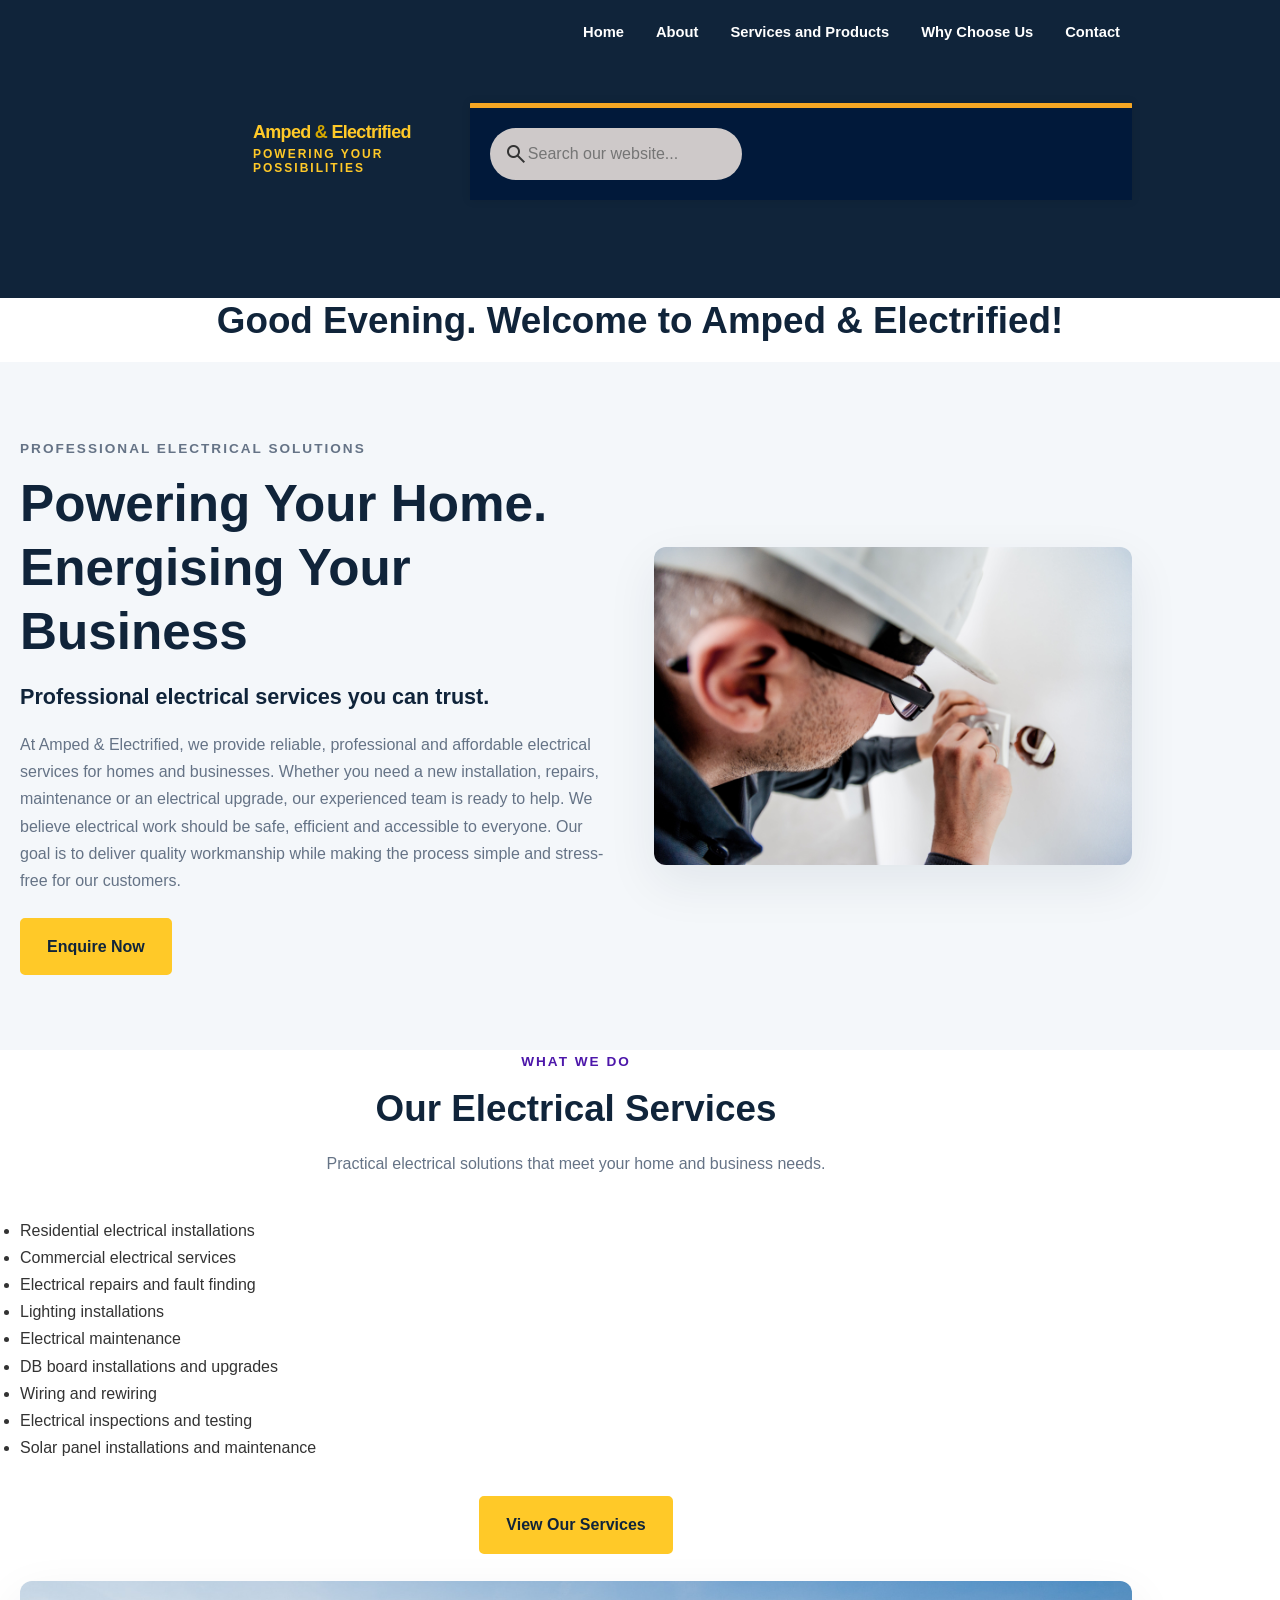
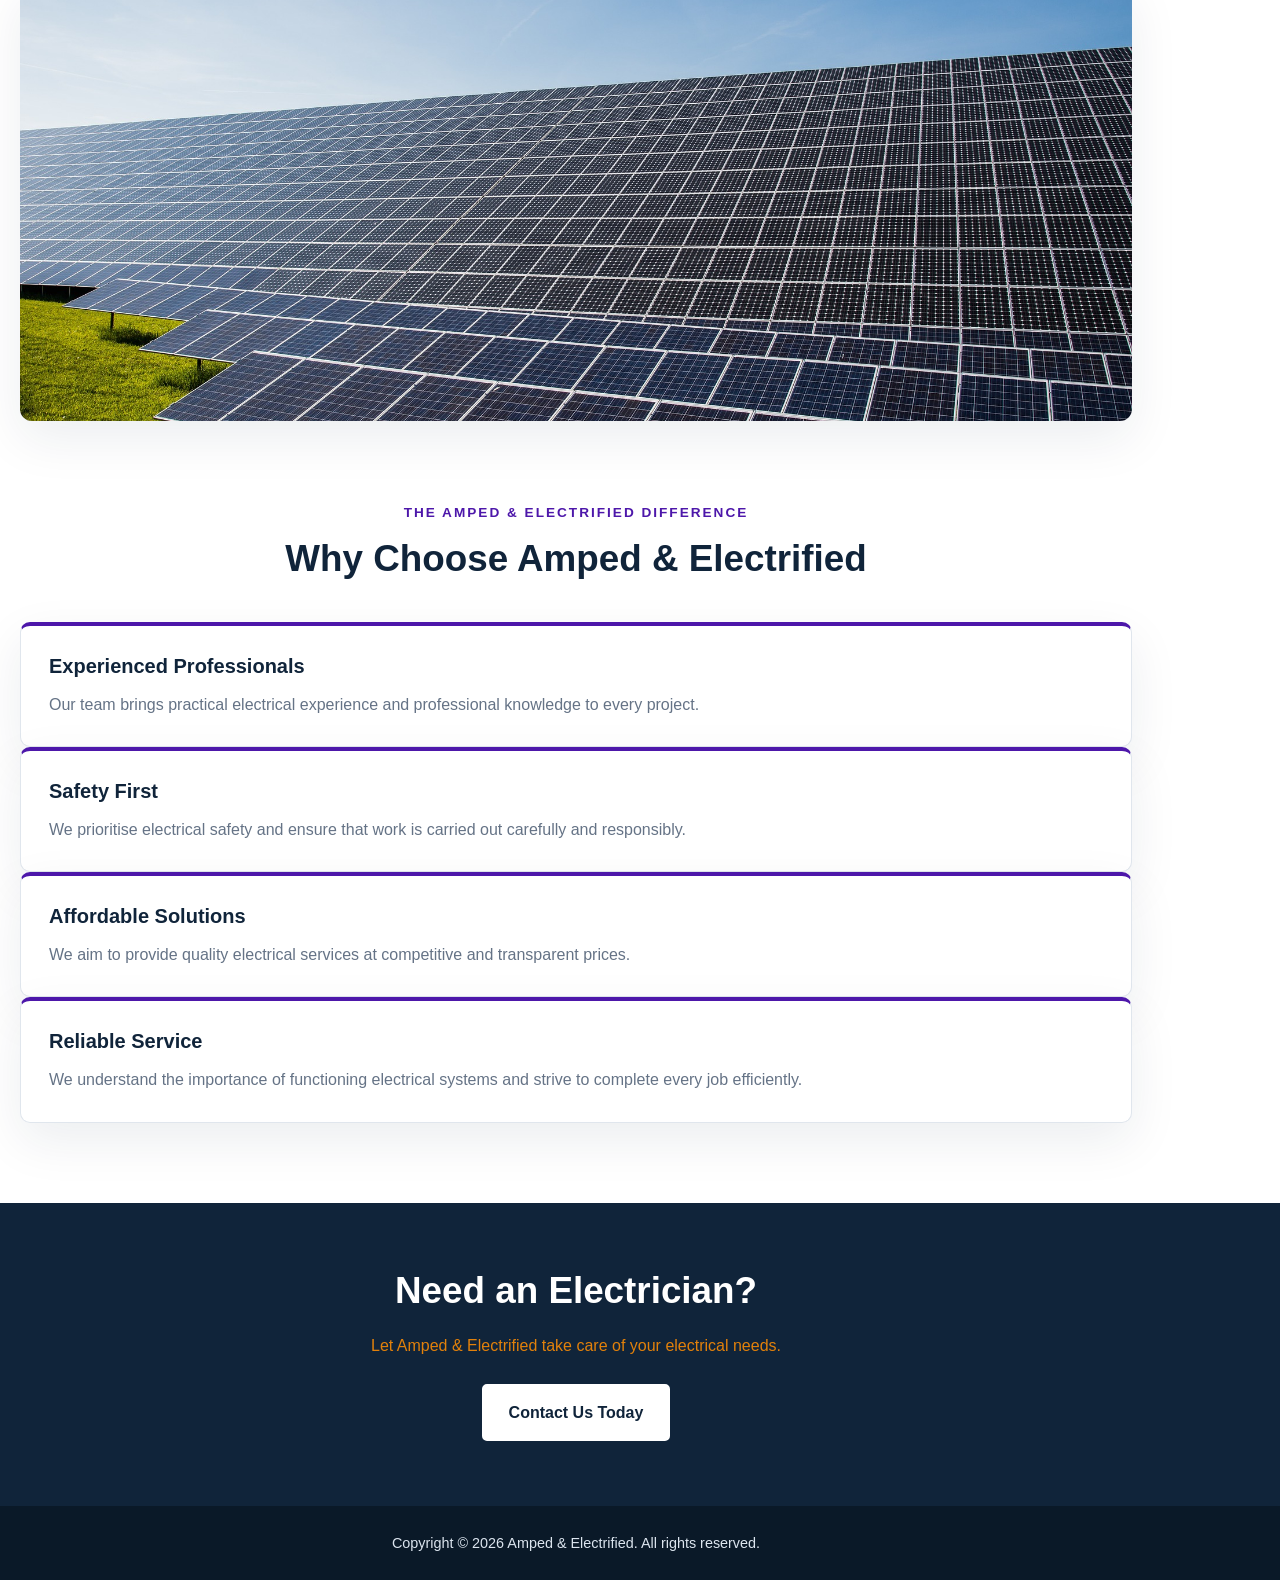
<file: index.html>
<!DOCTYPE html>
<html>
<head>
    <meta charset="UTF-8">
    <meta name="viewport" content="width=device-width, initial-scale=1.0">
    <meta name="description" content="Amped & Electrified is a leading electrical services provider, offering professional solutions for residential and commercial projects. Our team of skilled electricians ensures quality workmanship, safety, and customer satisfaction.">
    <title>Homepage | Amped & Electrified</title>

    <!-- This is the link to the CSS and javascript file that will style the website. Which allows us to control the appearance and layout of the HTML elements -->
    <link rel="stylesheet" href="css/style.css">
    <script src="https://code.jquery.com/jquery-3.7.1.min.js" defer></script>
    <script src="js/script.js" defer></script>
    <link rel="stylesheet" href="https://fonts.googleapis.com/css2?family=Material+Symbols+Outlined:opsz,wght,FILL,GRAD@20..48,100..700,0..1,-50..200&icon_names=search" />
</head>
<body>

<header class ="site-header">
    <div class="container header-inner">
    <a class="brand" href="index.html" aria-label="Amped and Electrified home"></a>
    <a href="index.html" class="logo">
        <span class="brand-text">Amped <span>&amp;</span> Electrified<small>POWERING YOUR POSSIBILITIES</small></span>
    </a>

     <!-- This is the navigation bar, it will allow us to navigate the site with ease. This will help avoid confusion and prevent users from getting frustrated. -->
<nav class="main-nav" aria-label="Main Navigation">
        <a href="index.html">Home</a>
        <a href="about.html">About</a>
        <a href="services.html">Services and Products</a>
        <a href="whychooseus.html">Why Choose Us</a>
        <a href="contact.html">Contact</a>

        <!-- Website Search Form -->
        <form class="search-form" id="search-form" role="search">

            <div class="search">
                <span class="search-icon material-symbols-outlined">search</span>

        <input
            class="search-input"
            type="search"
            id="site-search"
            name="search"
            placeholder="Search our website..."
            aria-label="Search website"
            autocomplete="off"
            required
        >

    </div>

        </form>

        <div id="search-results" aria-live="polite"></div>
</nav>


</div>
</header>

<main>

    <div align="center">
        <h2 id="welcome-message" class="Welcome-message">
                     Welcome to Amped &amp; Electrified!
        </h2>
    </div>


    <section class="hero">
        <div class="container hero-content">

            <div class="hero-text">
                <p class="eyebrow">Professional Electrical Solutions</p>
                

                <h1>Powering Your Home. Energising Your Business</h1>

                <h2>Professional electrical services you can trust.</h2>

                <p>At Amped & Electrified, we provide reliable, professional and affordable electrical services for homes and businesses. Whether you need a new installation, repairs, maintenance or an electrical upgrade, our experienced team is ready to help.
                 We believe electrical work should be safe, efficient and accessible to everyone. Our goal is to deliver quality workmanship while making the process simple and stress-free for our customers.</p>
                
                <a href="contact.html" class="btn">Enquire Now</a>

            </div>
        
            <div class="hero-image">
            <img src="images/Plug.jpg" alt="Plug" width="500" height="300">
            </div>


        </div>

    </section>


<section class="service-section">
 <div class="container">


   

    <div class="section-heading">
        <p class="eyebrow">What we do</p>
        <h2>Our Electrical Services</h2>
        <p>Practical electrical solutions that meet your home and business needs.</p>
    </div>


        <ul class="service-grid">
            <li>Residential electrical installations</li>
            <li>Commercial electrical services</li>
            <li>Electrical repairs and fault finding</li>
            <li>Lighting installations</li>
            <li>Electrical maintenance</li>
            <li>DB board installations and upgrades</li>
            <li>Wiring and rewiring</li>
            <li>Electrical inspections and testing</li>
            <li>Solar panel installations and maintenance</li>
        </ul>

        <div class="section-action">
            <a href="services.html" class="btn">View Our Services</a>
        </div>

        <br>

    <div class="hero-image">
        <img src="images/Solar Panels.jpg" alt="Solar Panels" width="500" height="300">
    </div>
    
 </div>
</section>

<section class="why-us-section">
    <div class="container">
        
        <div class="section-heading">
            <p class="eyebrow">The Amped & Electrified Difference</p>
            <h2>Why Choose Amped & Electrified</h2>
        </div>

        <div class="benefits-card">

            <article class="benefit-card">
                <h3>Experienced Professionals</h3>
                <p>Our team brings practical electrical experience and professional knowledge to every project.</p>
            </article>

            <article class="benefit-card">
                <h3>Safety First</h3>
                <p>We prioritise electrical safety and ensure that work is carried out carefully and responsibly.</p>
            </article>

            <article class="benefit-card">
                <h3>Affordable Solutions</h3>
                <p>We aim to provide quality electrical services at competitive and transparent prices.</p> 
            </article>

            <article class="benefit-card">
                <h3>Reliable Service</h3>
                <p>We understand the importance of functioning electrical systems and strive to complete every job efficiently.</p>
            </article>

        </div>
    </div>
</section>

<!--The inquiry button allows users to easily contact us based on the overview they have seen on the Index page-->
<section class="cta-section">
    <div class="container">
        <h2>Need an Electrician?</h2>
        <p>Let Amped & Electrified take care of your electrical needs.</p>
        <a href="contact.html" class="btn btn-light">Contact Us Today</a>
    </div>
</section>

</main>

<footer class="site-footer">
    <div class="container">
        <p>Copyright &copy; <span id="current-year">2026</span> Amped & Electrified. All rights reserved.</p>
    </div>
</footer>


<!-- Back to Top -->
<button id="backToTopBtn" title="Go to top">↑</button>

</body>
</html>
</file>
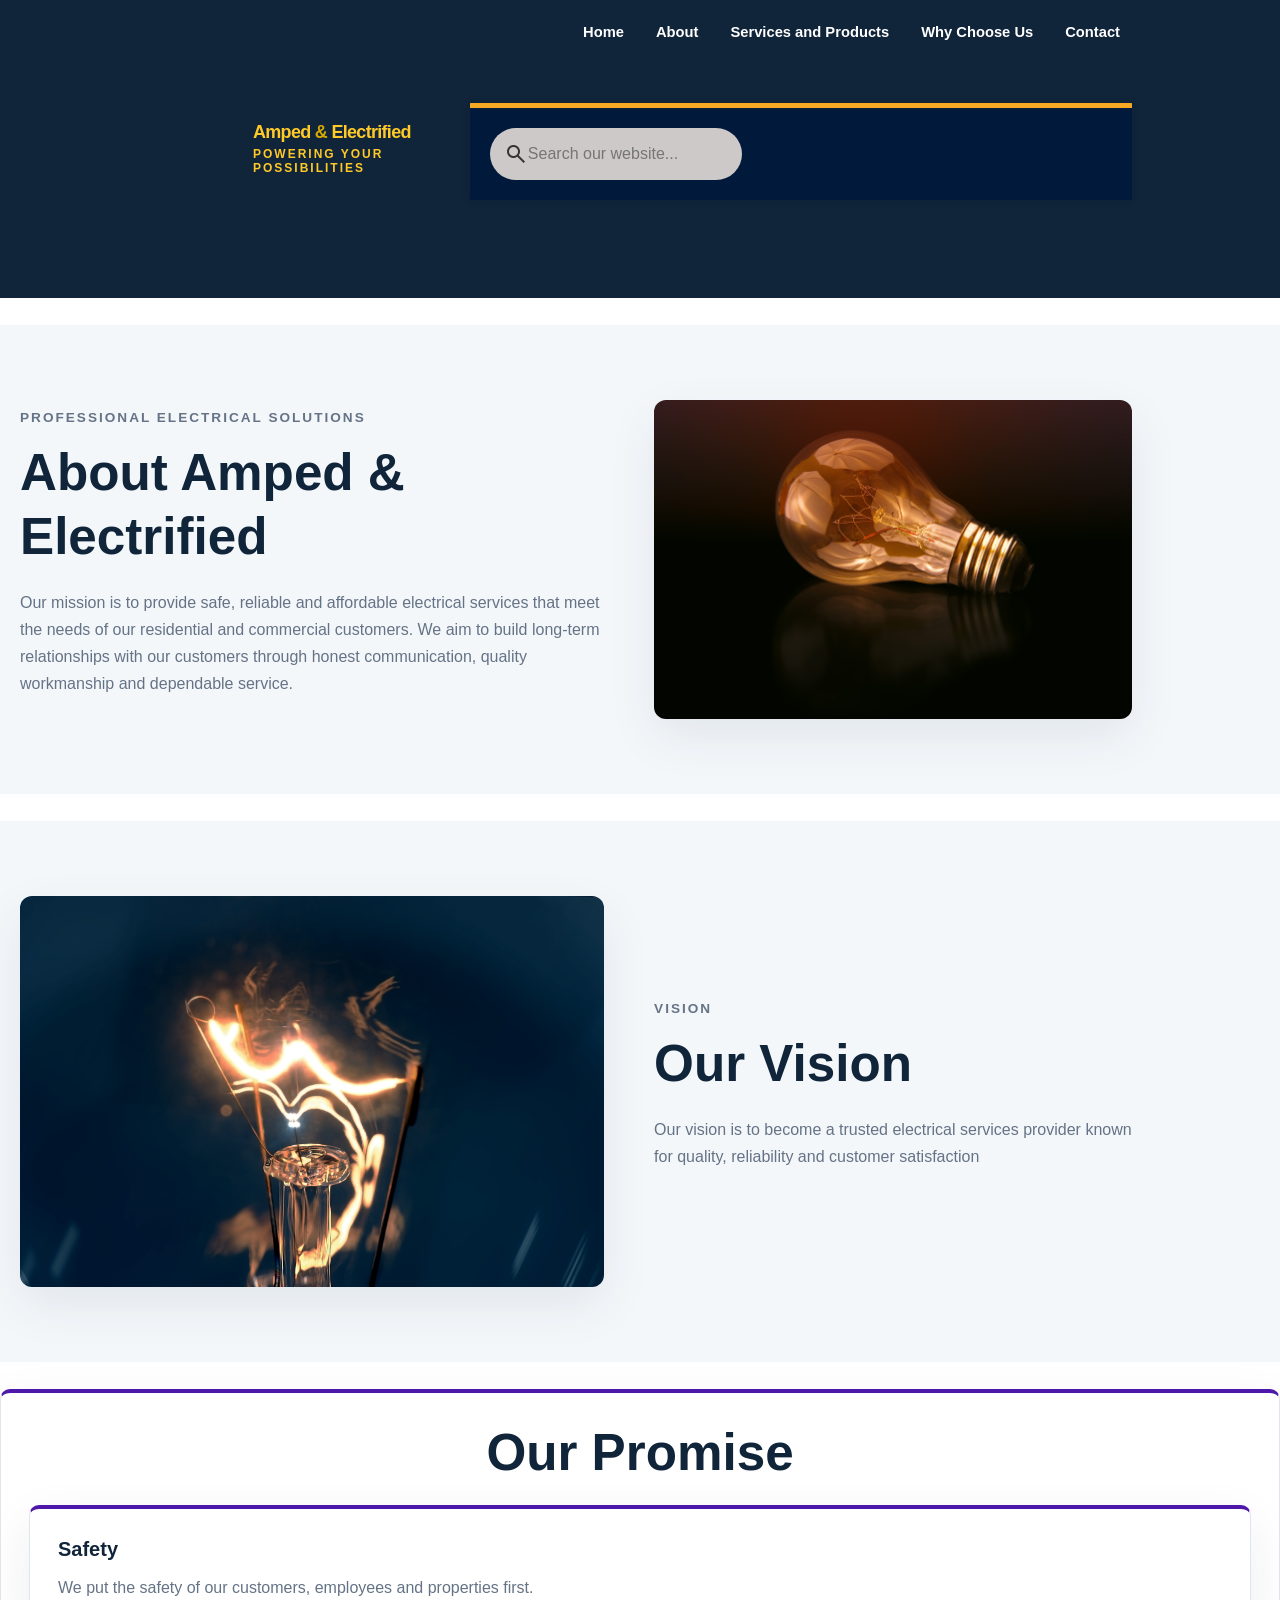
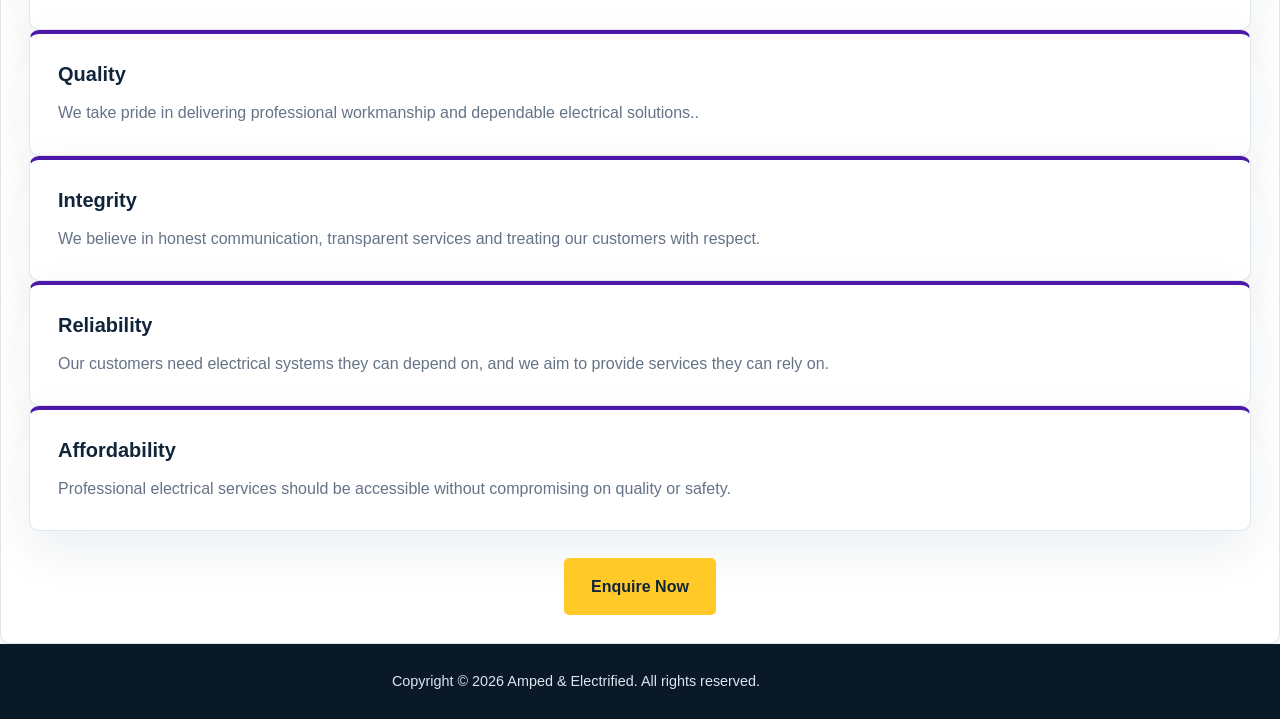
<file: about.html>
<!DOCTYPE html>
<html lang="en">
<head>
    <meta charset="UTF-8">
    <meta name="viewport" content="width=device-width, initial-scale=1.0">
    <meta name="description" content="Amped & Electrified is a leading electrical services provider, offering professional solutions for residential and commercial projects. Our team of skilled electricians ensures quality workmanship, safety, and customer satisfaction.">
    <title>About Us | Amped & Electrified</title>

    <link rel="stylesheet" href="css/style.css">
    <script src="https://code.jquery.com/jquery-3.7.1.min.js" defer></script>
    <script src="js/script.js" defer></script>
    <link rel="stylesheet" href="https://fonts.googleapis.com/css2?family=Material+Symbols+Outlined:opsz,wght,FILL,GRAD@20..48,100..700,0..1,-50..200&icon_names=search" />

</head>
<body> 

    <header class ="site-header">
    <div class="container header-inner">
    <a class="brand" href="index.html" aria-label="Amped and Electrified home"></a>
    <a href="index.html" class="logo">
        <span class="brand-text">Amped <span>&amp;</span> Electrified<small>POWERING YOUR POSSIBILITIES</small></span>
    </a>

     <!-- This is the navigation bar, it will allow us to navigate the site with ease. This will help avoid confusion and prevent users from getting frustrated. -->
<nav class="main-nav" aria-label="Main Navigation">
        <a href="index.html">Home</a>
        <a href="about.html">About</a>
        <a href="services.html">Services and Products</a>
        <a href="whychooseus.html">Why Choose Us</a>
        <a href="contact.html">Contact</a>

         <!-- Website Search Form -->
        <form class="search-form" id="search-form" role="search">

            <div class="search">
                <span class="search-icon material-symbols-outlined">search</span>

        <input
            class="search-input"
            type="search"
            id="site-search"
            name="search"
            placeholder="Search our website..."
            aria-label="Search website"
            autocomplete="off"
            required
        >

    </div>

        </form>

        <div id="search-results" aria-live="polite"></div>
</nav>

    </div>
    </header>

    <br>

<main>

<section class="About">

    <section class="hero">
        <div class="container hero-content">


        <div class="hero-text">
            <p class="eyebrow">Professional Electrical Solutions</p>

            <h1>About Amped & Electrified</h1>

            <p>Our mission is to provide safe, reliable and affordable electrical services that meet the needs of our residential and commercial customers.

            We aim to build long-term relationships with our customers through honest communication, quality workmanship and dependable service.</p>

        </div>
    
        <div class="hero-image">
        <img src="images/Light Bulb.jpg" alt="Light Bulb" width="500" height="300">
        </div>
    </section>

    <br>

    <section class="hero">
        <div class="container hero-content">

            <div class="hero-image">
                <img src="images/Light.jpg" alt="Light" width="500" height="300">
            </div>

            <div class="hero-text">
                <p class="eyebrow">Vision</p>

                <h1>Our Vision</h1>

                <p>Our vision is to become a trusted electrical services provider known for quality, reliability and customer satisfaction</p>

        </div>
    </section>

    <br>

    <div class="benefit-card">

        <div align="center">
            <h1>Our Promise</h1>
        </div>

        
        <article class="benefit-card">
            <h3>Safety</h3>
            <p>We put the safety of our customers, employees and properties first.</p>
        </article>

        <article class="benefit-card">
            <h3>Quality</h3>
            <p>We take pride in delivering professional workmanship and dependable electrical solutions..</p>
        </article>

        <article class="benefit-card">
            <h3>Integrity</h3>
            <p>We believe in honest communication, transparent services and treating our customers with respect.</p>
        </article>

        <article class="benefit-card">
            <h3>Reliability</h3>
            <p>Our customers need electrical systems they can depend on, and we aim to provide services they can rely on.</p>
        </article>

        <article class="benefit-card">
            <h3>Affordability</h3>
            <p>Professional electrical services should be accessible without compromising on quality or safety.</p>
        </article>

        <br>

        <div align="center">
            <a href="contact.html" class="btn">Enquire Now</a>
        </div> 

    </div>

</section>
</main>

<footer class="site-footer">
    <div class="container">
        <p>Copyright &copy; <span id="current-year">2026</span> Amped & Electrified. All rights reserved.</p>
    </div>
</footer>

<!-- Back to Top -->
<button id="backToTopBtn" title="Go to top">↑</button>

</body>
</html>
</file>
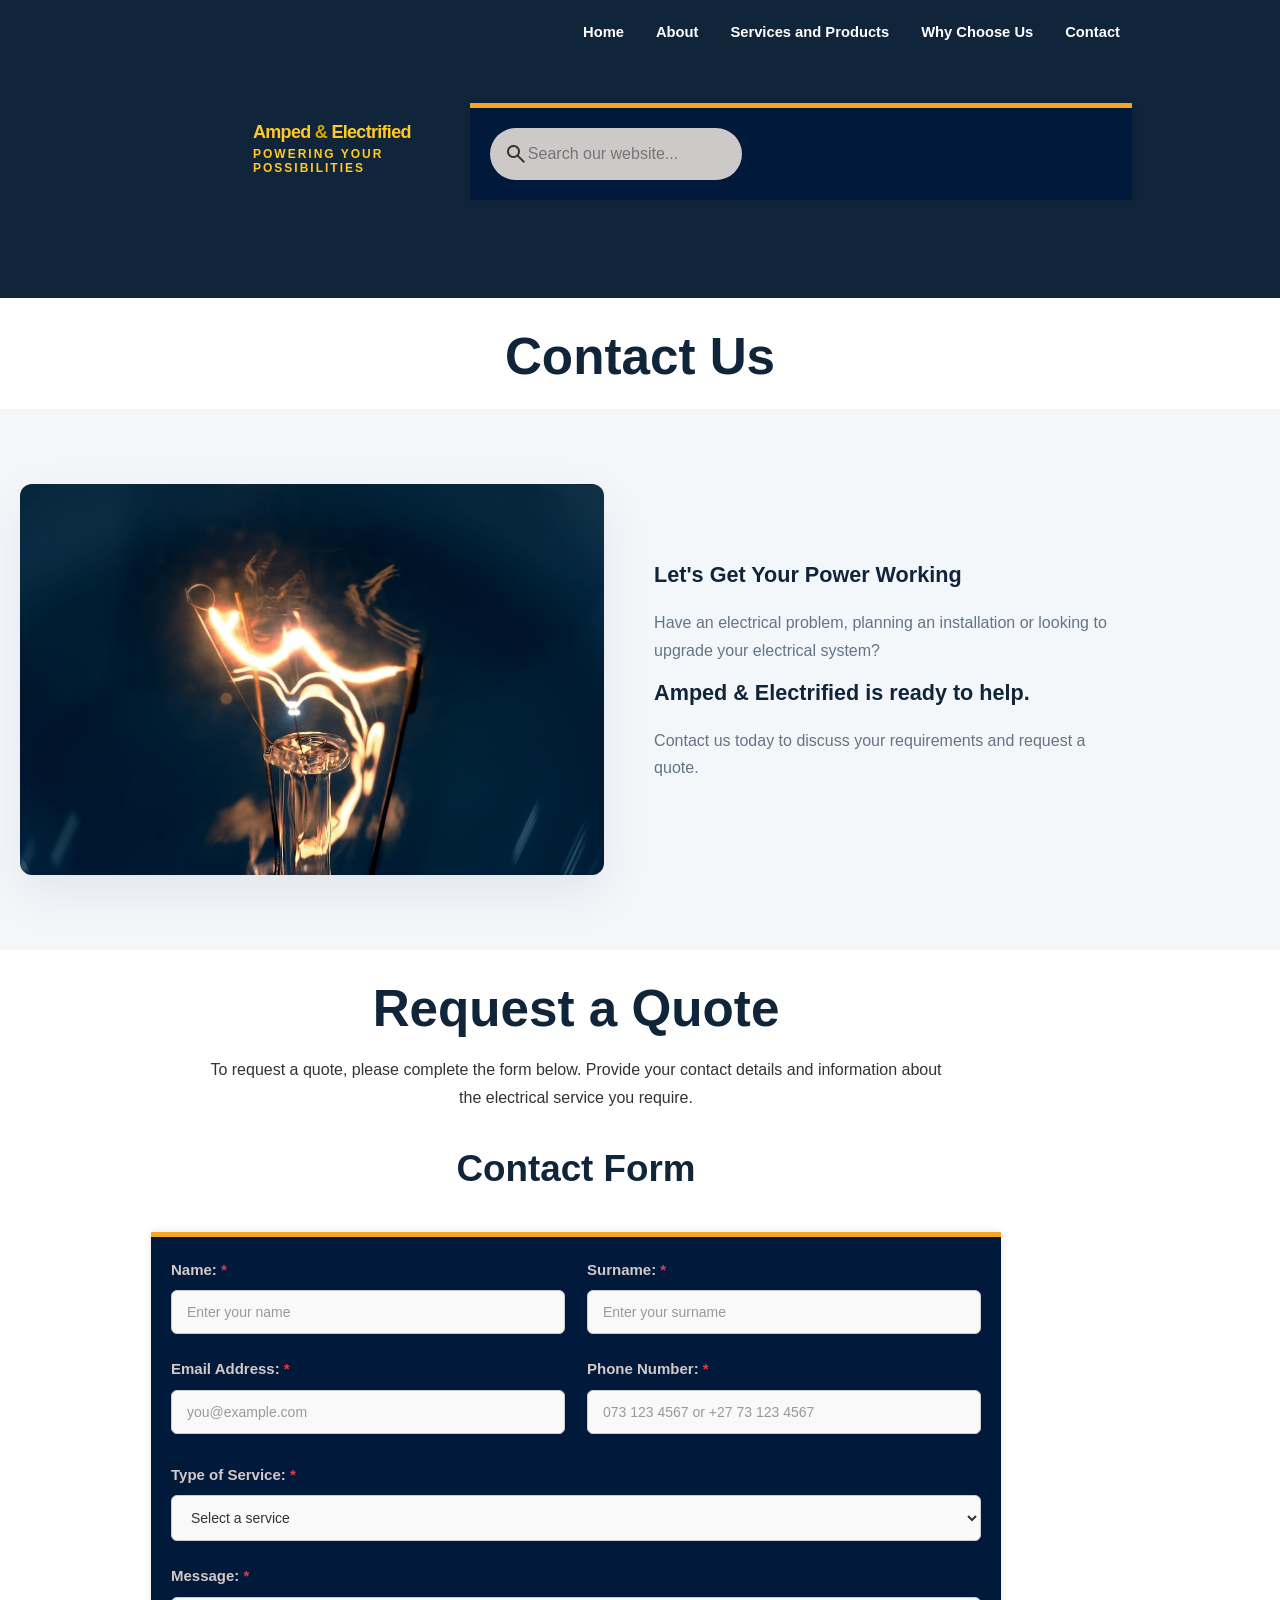
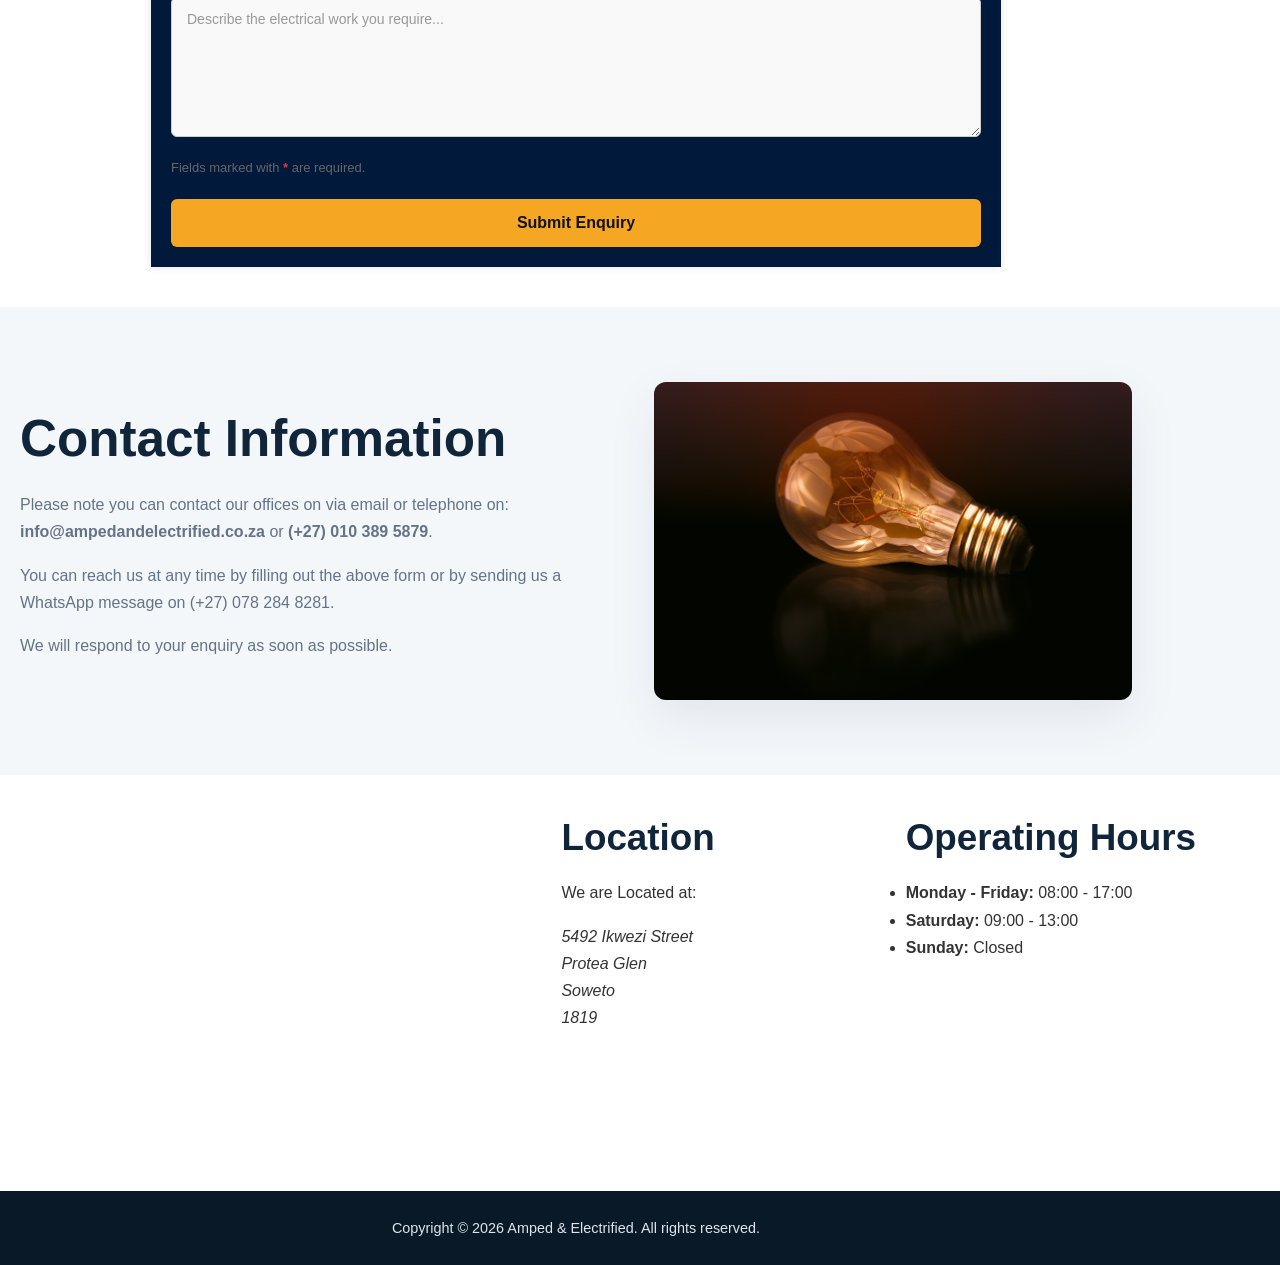
<file: contact.html>
<!DOCTYPE html>
<html lang="en">
<head>
    <meta charset="UTF-8">
    <meta name="viewport" content="width=device-width, initial-scale=1.0">
    <meta name="description" content="Amped & Electrified is a leading electrical services provider, offering professional solutions for residential and commercial projects. Our team of skilled electricians ensures quality workmanship, safety, and customer satisfaction.">
    <title>Contact Us | Amped & Electrified</title>

     <link rel="stylesheet" href="css/style.css">
     <script src="https://code.jquery.com/jquery-3.7.1.min.js" defer></script>
     <script src="js/script.js" defer></script>
     <link rel="stylesheet" href="https://fonts.googleapis.com/css2?family=Material+Symbols+Outlined:opsz,wght,FILL,GRAD@20..48,100..700,0..1,-50..200&icon_names=search" />
</head>
<body> 

 <header class ="site-header">
    <div class="container header-inner">
    <a class="brand" href="index.html" aria-label="Amped and Electrified home"></a>
    <a href="index.html" class="logo">
        <span class="brand-text">Amped <span>&amp;</span> Electrified<small>POWERING YOUR POSSIBILITIES</small></span>
    </a>

     <!-- This is the navigation bar, it will allow us to navigate the site with ease. This will help avoid confusion and prevent users from getting frustrated. -->
<nav class="main-nav" aria-label="Main Navigation">
        <a href="index.html">Home</a>
        <a href="about.html">About</a>
        <a href="services.html">Services and Products</a>
        <a href="whychooseus.html">Why Choose Us</a>
        <a href="contact.html">Contact</a>

        <!-- Website Search Form -->
        <form class="search-form" id="search-form" role="search">

            <div class="search">
                <span class="search-icon material-symbols-outlined">search</span>

        <input
            class="search-input"
            type="search"
            id="site-search"
            name="search"
            placeholder="Search our website..."
            aria-label="Search website"
            autocomplete="off"
            required
        >

    </div>

        </form>

        <div id="search-results" aria-live="polite"></div>
</nav>
</div>
</header>

<br>

<main>

    <div align="center">
         <h1>Contact Us</h1>
    </div>

    <section class="hero">
        <div class="container hero-content">

            <div class="hero-image">
                <img src="images/Light.jpg" alt="Light">
            </div>

            <div class="hero-text">
                <h2>Let's Get Your Power Working</h2>
                <p>Have an electrical problem, planning an installation or looking to upgrade your electrical system?</p>

                <h2>Amped & Electrified is ready to help.</h2>
                <p>Contact us today to discuss your requirements and request a quote.</p>
            </div>
        </div>
    </section>

    <br>

<section class="section">
    <div class="container">

        <div class="form-intro">
            <h1>Request a Quote</h1>
            <p>
                To request a quote, please complete the form below.
                Provide your contact details and information about
                the electrical service you require.
            </p>
        </div>

        <div class="quote-form-container">
            
            <h2 align="center">Contact Form</h2>

            <!-- Contact form for enquiries and quote requests -->
            <form action="https://formspree.io/f/xzeevyla" method="POST">
                    <div class="form-grid">

                    <div class="form-group">
                        <label for="name">Name: <span>*</span></label>
                        <input type="text"
                               id="name"
                               name="name"
                               placeholder="Enter your name"
                               autocomplete="given-name"
                               required>
                    </div>

                    <div class="form-group">
                        <label for="surname">Surname: <span>*</span></label>
                        <input type="text"
                               id="surname"
                               name="surname"
                               placeholder="Enter your surname"
                               autocomplete="family-name"
                               required>
                    </div>

                    <div class="form-group">
                        <label for="email">Email Address: <span>*</span></label>
                        <input type="email"
                               id="email"
                               name="email"
                               placeholder="you@example.com"
                               autocomplete="email"
                               required>
                    </div>

                    <div class="form-group">
                        <label for="phone">Phone Number: <span>*</span></label>
                        <input type="tel"
                               id="phone"
                               name="phone"
                               placeholder="073 123 4567 or +27 73 123 4567"
                               autocomplete="tel"
                               pattern="(?:\+27|0)[\s-]?(?:\(?\d{2}\)?)[\s-]?\d{3}[\s-]?\d{4}"
                               title="Enter a valid South African phone number, e.g. 082 123 4567 or +27 82 123 4567."
                               minlength="10"
                               maxlength="20"
                               required>

                        <small id="phone-error"
                            class="field-error" 
                            aria-live="polite">
                        </small>
                    </div>

                    <div class="form-group form-full">
                        <label for="service">Type of Service: <span>*</span></label>
                        <select id="service" name="service" required>
                            <option value="" disabled selected>
                                Select a service
                            </option>
                            <option value="Enquiry">General Enquiry</option>
                            <option value="Residential">Residential Electrical Services</option>
                            <option value="Commercial">Commercial Electrical Services</option>
                            <option value="Repairs">Electrical Repairs and Fault Finding</option>
                            <option value="Lighting">Lighting Installations</option>
                            <option value="Maintenance">Electrical Maintenance</option>
                            <option value="DB Board">DB Board Installations and Upgrades</option>
                            <option value="Wiring">Wiring and Rewiring</option>
                            <option value="Inspections">Electrical Inspections and Testing</option>
                            <option value="Solar">Solar Panel Installations and Maintenance</option>
                            <option value="Other">Other</option>
                        </select>
                    </div>

                    <div class="form-group form-full">
                        <label for="message">Message: <span>*</span></label>
                        <textarea id="message"
                                  name="message"
                                  rows="6"
                                  placeholder="Describe the electrical work you require..."
                                  required></textarea>
                    </div>

                </div>

                <p class="form-note">
                    Fields marked with <span>*</span> are required.
                </p>

                <button type="submit" class="btn form-submit">
                    Submit Enquiry
                </button>
            </form>

        </div>

    </div>
</section>

<section class="hero">
    <div class="container hero-content">

        <div class="hero-text">
            <h1>Contact Information</h1>
    
            <p>Please note you can contact our offices on via email or telephone on:
            <strong>info@ampedandelectrified.co.za</strong> or <strong>(+27) 010 389 5879</strong>.</p>
            <p>You can reach us at any time by filling out the above form or by sending us a WhatsApp message on
          
            (+27) 078 284 8281.</p>

            <p>We will respond to your enquiry as soon as possible.</p>
        </div>

        <div class="hero-image">
                <img src="images/Light Bulb.jpg" alt="Light">
        </div>
        
    </div>

</section>

<section>
    <div class="contact-container">

        <div class="contact-column">
            <h2>Operating Hours</h2>
            <ul>
                <li><strong>Monday - Friday:</strong> 08:00 - 17:00</li>
                <li><strong>Saturday:</strong> 09:00 - 13:00</li>
                <li><strong>Sunday:</strong> Closed</li>
            </ul>
        </div>

        <div class="contact-column">
            <h2>Location</h2>
            <p>We are Located at:</p>
            <address>
                5492 Ikwezi Street<br>
                Protea Glen<br>
                Soweto<br>
                1819
            </address>
        </div>

        <div class="contact-column map-column">
            <div class="map-placeholder">
                <iframe src="https://www.google.com/maps/embed?pb=!1m18!1m12!1m3!1d3580.1234567890123!2d27.856789012345678!3d-26.26789012345678!2m3!1f0!2f0!3f0!3m2!1i1024!2i768!4f13.1!3m3!1m2!1s0x1e95678901234567%3A0xabcdef1234567890!2s5492%20Ikwezi%20St%2C%20Protea%20Glen%2C%20Soweto%2C%201819!5e0!3m2!1sen!2sza!4v1699999999999" width="100%" height="300" style="border:0;" allowfullscreen="" loading="lazy" referrerpolicy="no-referrer-when-downgrade"></iframe>
            </div>
        </div>
    </div>


<br>

</main>

    <footer class="site-footer">
    <div class="container">
        <p>Copyright &copy; <span id="current-year">2026</span> Amped & Electrified. All rights reserved.</p>
    </div>
    </footer>

    <!-- Back to Top -->
<button id="backToTopBtn" title="Go to top">↑</button>

</body>
</html>
</file>
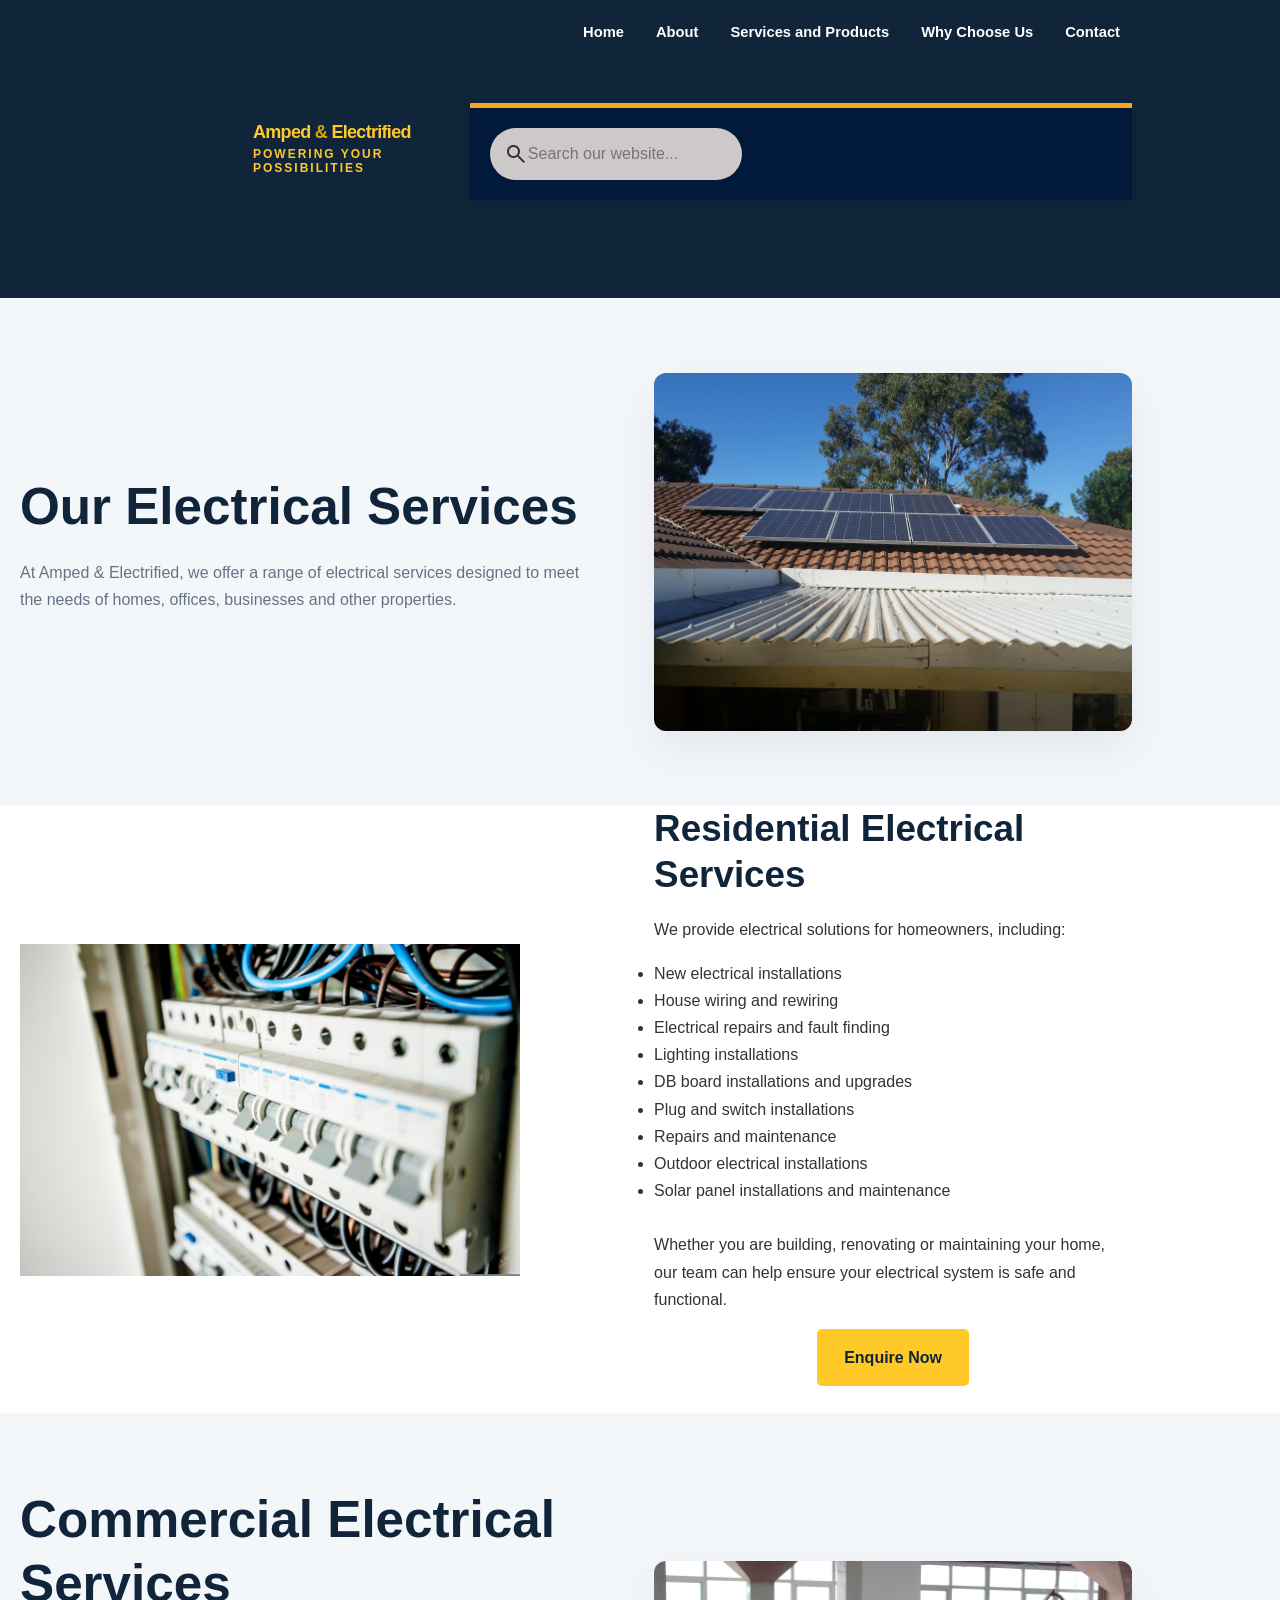
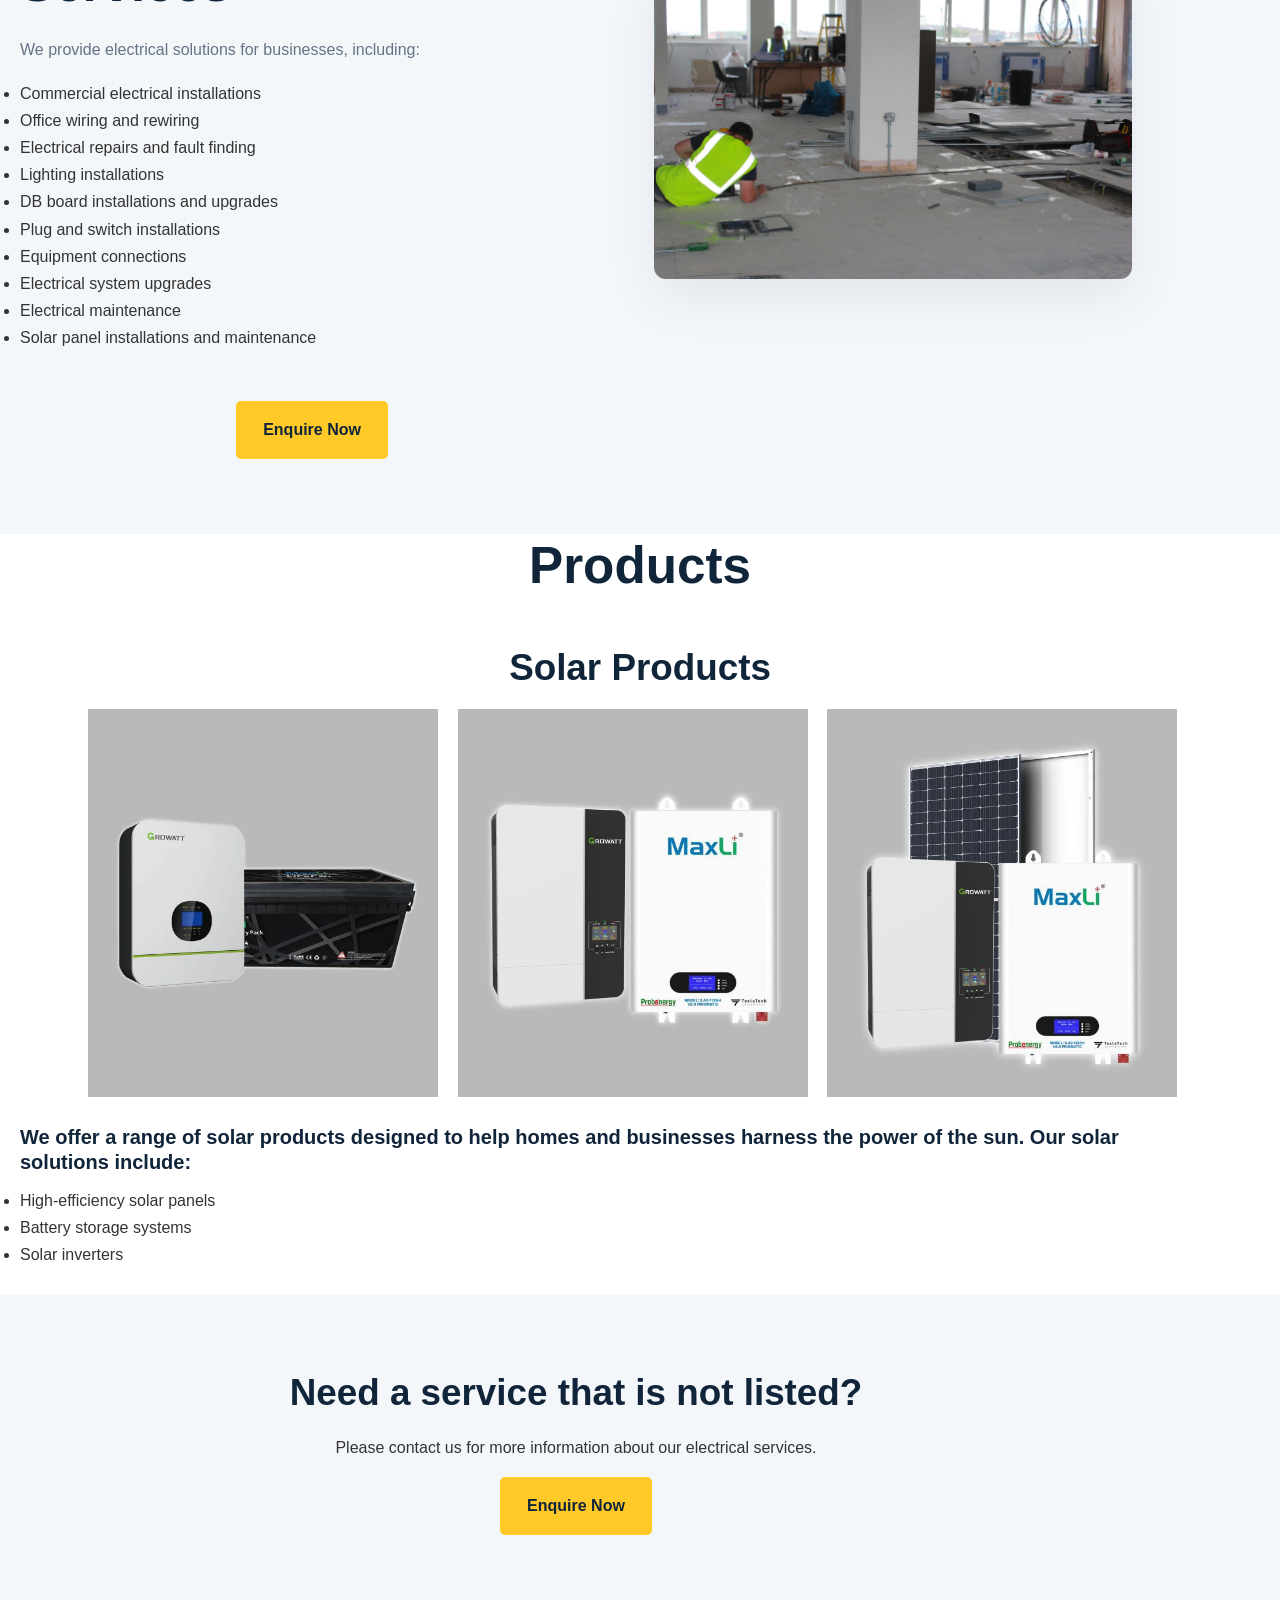
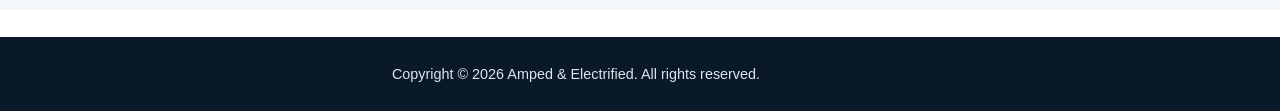
<file: services.html>
<!DOCTYPE html>
<html lang="en">
<head>
    <meta charset="UTF-8">
    <meta name="viewport" content="width=device-width, initial-scale=1.0">
    <meta name="description" content="Amped & Electrified is a leading electrical services provider, offering professional solutions for residential and commercial projects. Our team of skilled electricians ensures quality workmanship, safety, and customer satisfaction.">
    <title>Services and Products | Amped & Electrified</title>

    <link rel="stylesheet" href="css/style.css">
    <script src="https://code.jquery.com/jquery-3.7.1.min.js" defer></script>
    <script src="js/script.js" defer></script>
    <link rel="stylesheet" href="https://fonts.googleapis.com/css2?family=Material+Symbols+Outlined:opsz,wght,FILL,GRAD@20..48,100..700,0..1,-50..200&icon_names=search" />

</head>
<body> 
  
<header class ="site-header">
    <div class="container header-inner">
    <a class="brand" href="index.html" aria-label="Amped and Electrified home"></a>
    <a href="index.html" class="logo">
        <span class="brand-text">Amped <span>&amp;</span> Electrified<small>POWERING YOUR POSSIBILITIES</small></span>
    </a>

     <!-- This is the navigation bar, it will allow us to navigate the site with ease. This will help avoid confusion and prevent users from getting frustrated. -->
<nav class="main-nav" aria-label="Main Navigation">
        <a href="index.html">Home</a>
        <a href="about.html">About</a>
        <a href="services.html">Services and Products</a>
        <a href="whychooseus.html">Why Choose Us</a>
        <a href="contact.html">Contact</a>

                <!-- Website Search Form -->
        <form class="search-form" id="search-form" role="search">

            <div class="search">
                <span class="search-icon material-symbols-outlined">search</span>

        <input
            class="search-input"
            type="search"
            id="site-search"
            name="search"
            placeholder="Search our website..."
            aria-label="Search website"
            autocomplete="off"
            required
        >

    </div>

        </form>

        <div id="search-results" aria-live="polite"></div>
</nav>


</div>
</header>

<main>

    <section class="hero">
        <div class="container hero-content">

            <div class="hero-text">
                <h1>Our Electrical Services</h1>
                <p>At Amped & Electrified, we offer a range of electrical services designed to meet the needs of homes, offices, businesses and other properties.</p>
            </div>

            <div class="hero-image">
                <img src="images/Solar Panels on home.jpg" alt="Installing Solar Panels" width="500" height="300">
            </div>
    </section>

    <section>
        <div class="container hero-content">

            <div>
                <img src="images/Residential Electrical Services.jpg" alt="Residential Electrical Services" width="500" height="300">
            </div>

            <div>
                <h2>Residential Electrical Services</h2>
                <p>We provide electrical solutions for homeowners, including:</p>
                <ul>
                    <li>New electrical installations</li>
                    <li>House wiring and rewiring</li>
                    <li>Electrical repairs and fault finding</li>
                    <li>Lighting installations</li>
                    <li>DB board installations and upgrades</li>
                    <li>Plug and switch installations</li>
                    <li>Repairs and maintenance</li>
                    <li>Outdoor electrical installations</li>
                    <li>Solar panel installations and maintenance</li>
                </ul>

                <br>
                 <div>
                    <p>Whether you are building, renovating or maintaining your home, our team can help ensure your electrical system is safe and functional.</p>
                </div> 

                <div align="center">
                    <a href="contact.html" class="btn">Enquire Now</a>
                </div>

                <br>

            </div>
        </div>
    </section>

    <section class="hero">
        <div class=" container hero-content">

            <div class="hero-text">
                <h1>Commercial Electrical Services</h1>
                <p>We provide electrical solutions for businesses, including:</p>
                <ul>
                    <li>Commercial electrical installations</li>
                    <li>Office wiring and rewiring</li>
                    <li>Electrical repairs and fault finding</li>
                    <li>Lighting installations</li>
                    <li>DB board installations and upgrades</li>
                    <li>Plug and switch installations</li>
                    <li>Equipment connections</li>
                    <li>Electrical system upgrades</li>
                    <li>Electrical maintenance</li>
                    <li>Solar panel installations and maintenance</li>
                </ul>
            </div>

            <div class="hero-image">
                <img src="images/Commercial Electrical Services.jpg" alt="Commercial Electrical Services" width="500" height="300">
            </div>
                
                <div align="center">
                    <a href="contact.html" class="btn">Enquire Now</a>
                </div>
            </div>

        </div>
    </section>

    <section>
        <div align="center">
            <h1>Products</h1>
        </div>
<br>
        <div align="center">
            <h2>Solar Products</h2>
        </div>

        <div class="product-gallery" align="center">
            <img class="solar-img" src="images/Small System.jpg" alt="Small System">
            <img class="solar-img" src="images/Medium System.jpg" alt="Medium System">
            <img class="solar-img" src="images/Large System.jpg" alt="Large System">
        </div>
    </section>

    <br>

    <div class="container">
       <h3>We offer a range of solar products designed to help homes and businesses harness the power of the sun. Our solar solutions include:</h3>
        <ul>
            <li>High-efficiency solar panels</li>
            <li>Battery storage systems</li>
            <li>Solar inverters</li>
        </ul>
    </div>

    <br>

<section class="hero">
    <div class="container" align="center">
        <h2>Need a service that is not listed?</h2>
        <p>Please contact us for more information about our electrical services.</p>

        <div align="center">
            <a href="contact.html" class="btn">Enquire Now</a>
        </div>
</section>
</main>

<br>
    <footer class="site-footer">
        <div class="container">
            <p>Copyright &copy; <span id="current-year">2026</span> Amped & Electrified. All rights reserved.</p>
        </div>
    </footer>

    <!-- Back to Top -->
<button id="backToTopBtn" title="Go to top">↑</button>

</body>
</html>
</file>
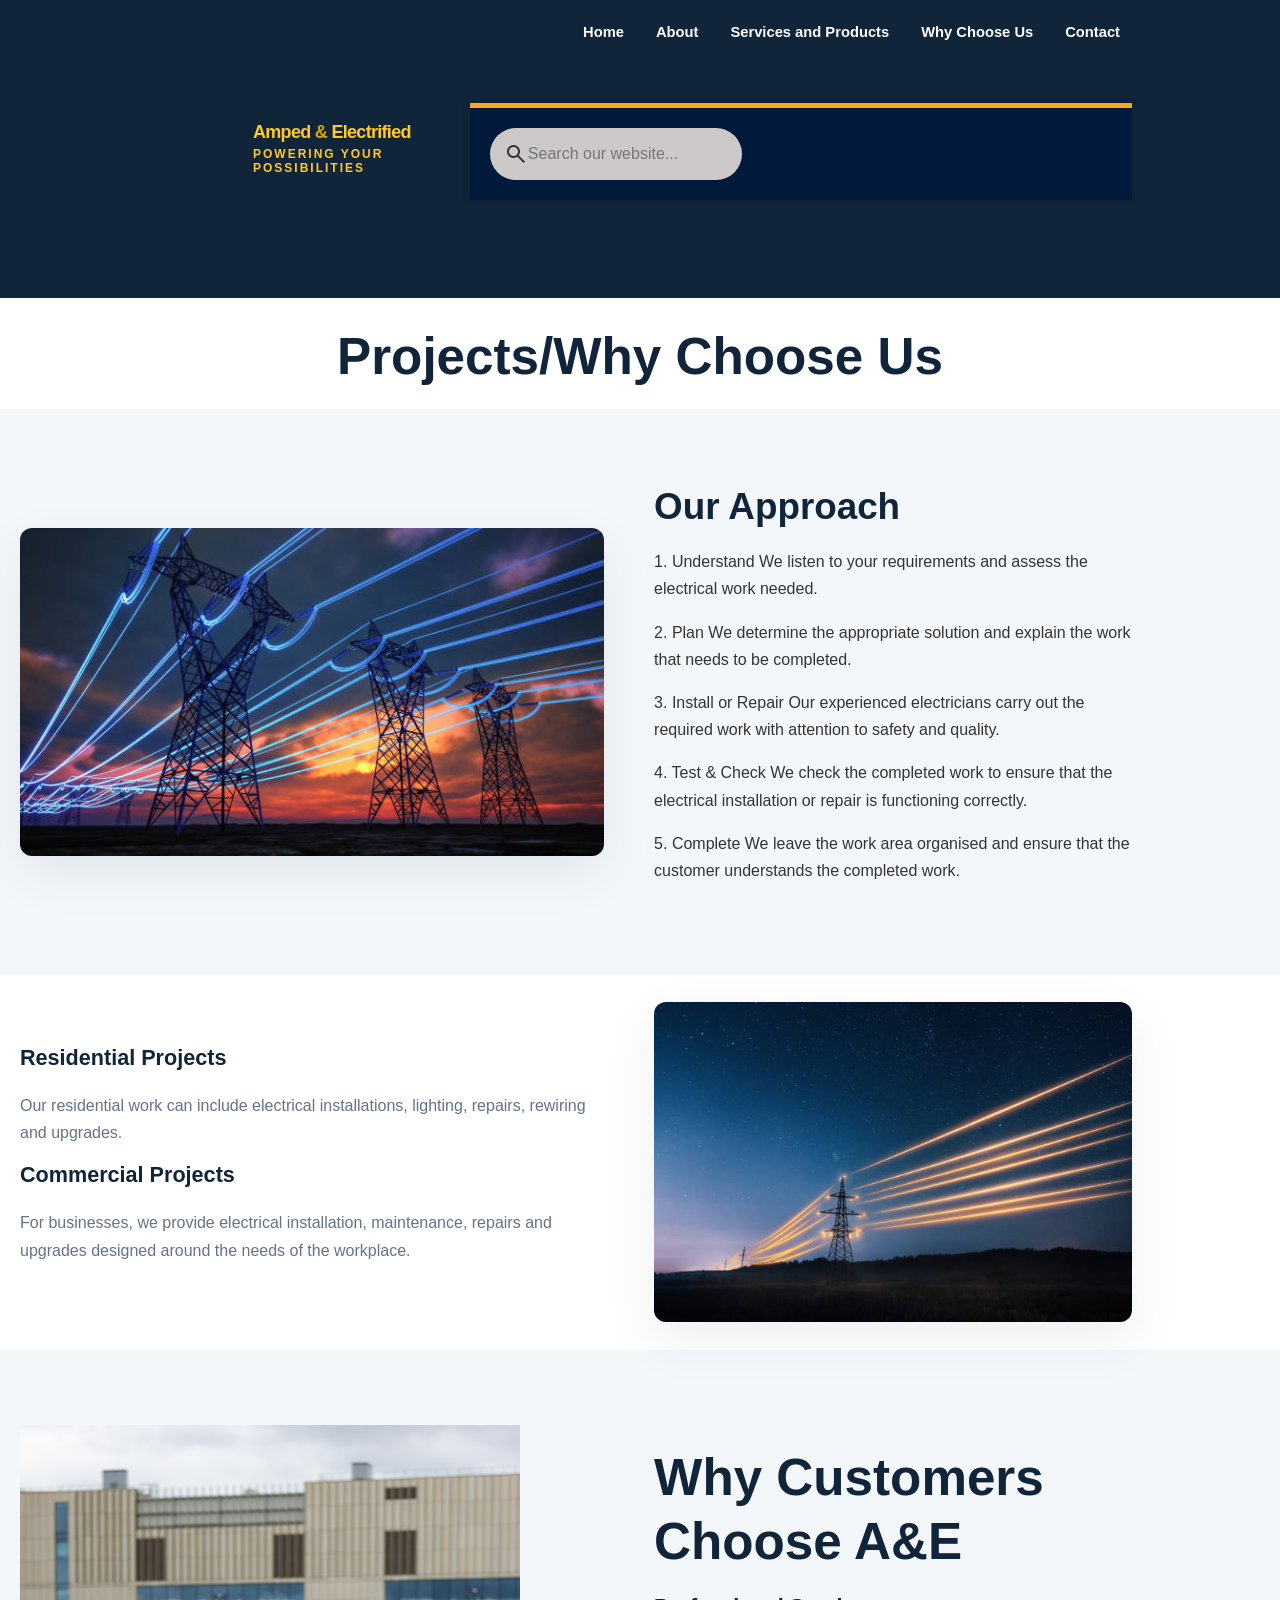
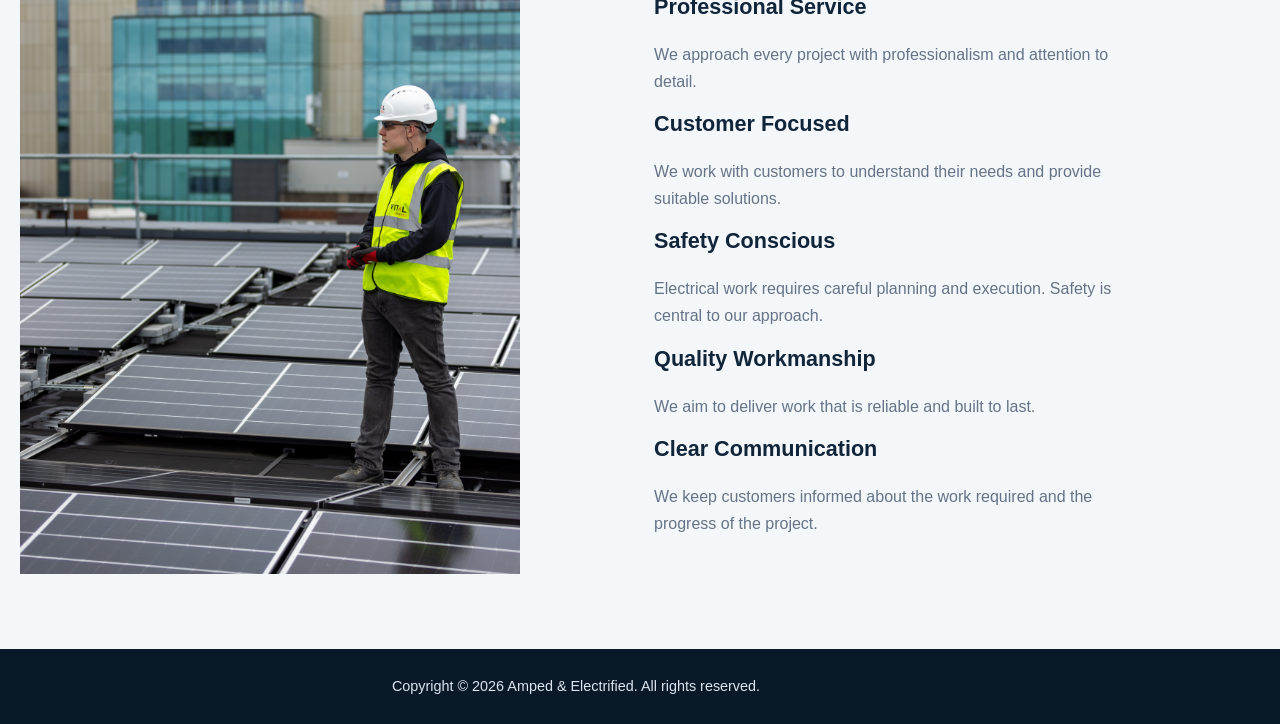
<file: WhyChooseUs.html>
<!DOCTYPE html>
<html lang="en">
<head>
    <meta charset="UTF-8">
    <meta name="viewport" content="width=device-width, initial-scale=1.0">
    <meta name="description" content="Amped & Electrified is a leading electrical services provider, offering professional solutions for residential and commercial projects. Our team of skilled electricians ensures quality workmanship, safety, and customer satisfaction.">
    <title>Why Choose Us | Amped & Electrified</title>

    <link rel="stylesheet" href="css/style.css">
    <script src="https://code.jquery.com/jquery-3.7.1.min.js" defer></script>
    <script src="js/script.js" defer></script>
    <link rel="stylesheet" href="https://fonts.googleapis.com/css2?family=Material+Symbols+Outlined:opsz,wght,FILL,GRAD@20..48,100..700,0..1,-50..200&icon_names=search" />
</head>
<body> 
  
<header class ="site-header">
    <div class="container header-inner">
    <a class="brand" href="index.html" aria-label="Amped and Electrified home"></a>
    <a href="index.html" class="logo">
        <span class="brand-text">Amped <span>&amp;</span> Electrified<small>POWERING YOUR POSSIBILITIES</small></span>
    </a>

     <!-- This is the navigation bar, it will allow us to navigate the site with ease. This will help avoid confusion and prevent users from getting frustrated. -->
<nav class="main-nav" aria-label="Main Navigation">
        <a href="index.html">Home</a>
        <a href="about.html">About</a>
        <a href="services.html">Services and Products</a>
        <a href="whychooseus.html">Why Choose Us</a>
        <a href="contact.html">Contact</a>

    <!-- Website Search Form -->
    <form class="search-form" id="search-form" role="search">

            <div class="search">
                <span class="search-icon material-symbols-outlined">search</span>

        <input
            class="search-input"
            type="search"
            id="site-search"
            name="search"
            placeholder="Search our website..."
            aria-label="Search website"
            autocomplete="off"
            required
        >

    </div>

    </form>

        <div id="search-results" aria-live="polite"></div>
</nav>

</div>
</header> 

<br>

<main>

    <div align="center">
        <h1>Projects/Why Choose Us</h1>
    </div>

    <section class="hero">
        <div class="container hero-content">

            <div class="hero-image">
                <img src="images/Electric Pillons 2.jpg" alt="Electric Pillons 2" width="500" height="300">
            </div>
            
            <div>
                <h2>Our Approach</h2>
                <p>1. Understand
                    We listen to your requirements and assess the electrical work needed.</p>

                <p>2. Plan
                    We determine the appropriate solution and explain the work that needs to be completed.</p>

                <p>3. Install or Repair
                    Our experienced electricians carry out the required work with attention to safety and quality.</p>

                <p>4. Test & Check
                    We check the completed work to ensure that the electrical installation or repair is functioning correctly.</p>

                <p>5. Complete
                    We leave the work area organised and ensure that the customer understands the completed work.</p>
            </div>
        </div>
    </section>

    <br>

    <section>
        <div class="container hero-content">

            <div class="hero-text">
                <h2>Residential Projects</h2>
                <p>Our residential work can include electrical installations, lighting, repairs, rewiring and upgrades.</p>

                <h2>Commercial Projects</h2>
                <p>For businesses, we provide electrical installation, maintenance, repairs and upgrades designed around the needs of the workplace.</p>
            </div>

            <div class="hero-image">
                <img src="images/Electric Pillons.jpg" alt="Electric Pillons" width="500" height="300">
            </div>
        </div>

        <br>
    
    </section>

    <section class="hero">
        <div class="container hero-content">

            <div>
                <img src="images/Cleaning Solar Panels.jpg"  alt="Cleaning Solar Panels" width="500" height="300">
            </div>

            <div class="hero-text">
                <h1>Why Customers Choose A&E</h1>

                <h2>Professional Service</h2>
                <p>We approach every project with professionalism and attention to detail.</p>

                <h2>Customer Focused</h2>
                <p>We work with customers to understand their needs and provide suitable solutions.</p>

                <h2>Safety Conscious</h2>
                <p>Electrical work requires careful planning and execution. Safety is central to our approach.</p>

                <h2>Quality Workmanship</h2>
                <p>We aim to deliver work that is reliable and built to last.</p>

                <h2>Clear Communication</h2>
                <p>We keep customers informed about the work required and the progress of the project.</p>
            </div>
        </div>

    </section>
</div>
</main>

<footer class="site-footer">
    <div class="container">
        <p>Copyright &copy; <span id="current-year">2026</span> Amped & Electrified. All rights reserved.</p>
    </div>
</footer>

<!-- Back to Top -->
<button id="backToTopBtn" title="Go to top">↑</button>

</body>
</html>
</file>
<file: css/style.css>
@import url('https://fonts.googleapis.com/css2?family=Scope+One&display=swap');

/* Global Styles */
:root {
    --primary-color: #10243a;
    --secondary-color: #4d17aa;
    --accent-color: #ffc928;
    --light-color: #f4f7fa;
    --white-color: #ffffff;
    --text-color: #333333;
    --muted-color: #657386;
    --border-color: #e0e6ed;
    --shadow: 0 18px 50px rgba(16, 36, 58, 0.08);
}

* {
    margin: 0;
    padding: 0;
    box-sizing: border-box;
}

html {
    scroll-behavior: smooth;
}

body {
    font-family: Arial, Helvetica, sans-serif;
    line-height: 1.7;
    color: var(--text-color);
    background-color: var(--white-color);
}

img {
    display: block;
    max-width: 100%;
    height: auto;
}

a {
    text-decoration: none;
}

p {
    margin-bottom: 16px;
}

h1,
h2,
h3 {
    line-height: 1.25;
    color: var(--primary-color);
}

h1 {
    font-size: clamp(2.2rem, 4vw, 3.5rem);
    margin-bottom: 20px;
}

h2 {
    font-size: clamp(1.7rem, 3vw, 2.3rem);
    margin-bottom: 18px;
}

h3 {
    font-size: 1.25rem;
    margin-bottom: 12px;
}

.container {
    width: 90%;
    max-width: none;
    padding: 0 20px;
}

/* 2. Website Header */
.site-header {
    background-color: var(--primary-color);
    padding: 10px 0;
    position: relative;
    z-index: 10;
    top: 0; z-index: 100;
    backdrop-filter: blur(14px);

}


.header-content {
    display: flex;
    align-items: left;
    justify-content: space-between;
    gap: 25px;
    flex-wrap: wrap;
}

.logo {
    color: var(--white-color);
    font-size: 1.6rem;
    font-weight: 800;
    letter-spacing: -0.5px;
}

.logo span {
    color: var(--accent-color);
}

/* 3. Navigation */
.main-nav {
    display: flex;
    align-items: right;
    justify-content: flex-end;
    gap: 8px;
    flex-wrap: wrap;
}

.main-nav a {
    color: var(--white-color);
    font-size: 0.92rem;
    font-weight: 600;
    padding: 10px 12px;
    border-radius: 5px;
    transition: background-color 0.25s ease,
                color 0.25s ease;
}

.main-nav a:hover,
.main-nav a:focus-visible,
.main-nav a.active {
    color: var(--primary-color);
    background-color: var(--accent-color);
}

/* 4. Buttons */
.btn {
    display: inline-block;
    background-color: var(--accent-color);
    color: var(--primary-color);
    padding: 13px 25px;
    border: 2px solid var(--accent-color);
    border-radius: 5px;
    font-size: 1rem;
    font-weight: 700;
    text-align: center;
    transition: background-color 0.25s ease,
                color 0.25s ease,
                transform 0.25s ease;
}

.btn:hover,
.btn:focus-visible {
    background-color: transparent;
    color: var(--primary-color);
    transform: translateY(-2px);
}

.btn-secondary {
    background-color: var(--secondary-color);
    border-color: var(--secondary-color);
    color: var(--white-color);
}

.btn-secondary:hover,
.btn-secondary:focus-visible {
    background-color: var(--primary-color);
    border-color: var(--primary-color);
    color: var(--white-color);
}

.btn-light {
    background-color: var(--white-color);
    border-color: var(--white-color);
    color: var(--primary-color);
}

.btn-light:hover,
.btn-light:focus-visible {
    background-color: transparent;
    color: var(--white-color);
}

/* 5. Hero Section */
.hero {
    background-color: var(--light-color);
    padding: 75px 0;
}

.hero-content {
    display: grid;
    grid-template-columns: 1.1fr 0.9fr;
    align-items: center;
    gap: 50px;
}

.eyebrow {
    color: var(--secondary-color);
    font-size: 0.85rem;
    font-weight: 800;
    text-transform: uppercase;
    letter-spacing: 2px;
    margin-bottom: 12px;
}

.hero-text h2 {
    font-size: 1.35rem;
    margin-bottom: 20px;
}

.hero-text p {
    color: var(--muted-color);
}

.hero-text .btn {
    margin-top: 8px;
}

.hero-image img {
    width: 100%;
    min-height: 300px;
    max-height: 440px;
    object-fit: cover;
    border-radius: 12px;
    box-shadow: var(--shadow);
}

/* 6. Solar Section */
.solar-section {
    padding: 80px 0;
}

.solar-content {
    display: grid;
    grid-template-columns: 1fr 1fr;
    align-items: center;
    gap: 55px;
}

.solar-img {
    display: inline-block;
    vertical-align: middle;
    margin-right: 15px;
    width: 350px;
}

.solar-text p {
    color: var(--muted-color);
}

.solar-text .btn {
    margin-top: 8px;
}

/* 7. Services Section */
.services-section {
    background-color: var(--light-color);
    padding: 80px 0;
}

.section-heading {
    max-width: 700px;
    margin: 0 auto 40px;
    text-align: center;
}

.section-heading > p:last-child {
    color: var(--muted-color);
}

.services-grid {
    display: grid;
    grid-template-columns: repeat(3, minmax(0, 1fr));
    gap: 18px;
    list-style: none;
}

.services-grid li {
    background-color: var(--white-color);
    border: 1px solid var(--border-color);
    border-left: 4px solid var(--secondary-color);
    padding: 22px;
    border-radius: 7px;
    font-weight: 600;
    box-shadow: var(--shadow);
    transition: transform 0.25s ease,
                border-color 0.25s ease;
}

.services-grid li:hover {
    transform: translateY(-4px);
    border-left-color: var(--accent-color);
}

.section-action {
    margin-top: 35px;
    text-align: center;
}

/* 8. Why Choose Us Section */
.why-us-section {
    padding: 80px 0;
}

.benefits-grid {
    display: grid;
    grid-template-columns: repeat(2, minmax(0, 1fr));
    gap: 24px;
}

.benefit-card {
    padding: 28px;
    border: 1px solid var(--border-color);
    border-radius: 10px;
    background-color: var(--white-color);
    box-shadow: var(--shadow);
    border-top: 4px solid var(--secondary-color);
    transition: transform 0.25s ease;
}

.benefit-card:hover {
    transform: translateY(-4px);
}

.benefit-card p {
    color: var(--muted-color);
    margin-bottom: 0;
}

/* 9. Call to Action */
.cta-section {
    background-color: var(--primary-color);
    color: var(--white-color);
    padding: 65px 0;
    text-align: center;
}

.cta-section h2 {
    color: var(--white-color);
}

.cta-section p {
    color: #e2810b;
    margin-bottom: 25px;
}

/* 10. Footer */
.site-footer {
    background-color: #0a1928;
    color: #dce5ef;
    text-align: center;
    padding: 25px 0;
}

.site-footer p {
    margin-bottom: 0;
    font-size: 0.9rem;
}

/* Request a Quote section */
.form-intro {
    max-width: 750px;
    margin: 0 auto 35px;
    text-align: center;
}

.form-intro h1 {
    margin-bottom: 15px;
}

.form-intro p {
    color: var(--muted);
    line-height: 1.7;
}

form {
    max-width: 850px;
    margin: 40px auto;
    padding: 35px;
    background: #01193a;
    border-radius: 12px;
    box-shadow: 0 5px 25px rgba(0, 0, 0, 0.10);
    border-top: 5px solid #f5a623;
}

/* Form grid layout */

.form-grid {
    display: grid;
    grid-template-columns: repeat(2, 1fr);
    gap: 22px;
}

.form-group {
    display: flex;
    flex-direction: column;
}

.form-full {
    grid-column: 1 / -1;
}

/* Labels */

.form-group label {
    font-weight: 600;
    font-size: 15px;
    color: #d5c8c8;
    margin-bottom: 8px;
}

.form-group label span,
.form-note span {
    color: #e63946;
    font-weight: bold;
}

/* Input fields */

.form-group input,
.form-group select,
.form-group textarea {
    width: 100%;
    padding: 13px 15px;
    border: 1px solid #cccccc;
    border-radius: 6px;
    background: #f9f9f9;
    font-family: inherit;
    font-size: 14px;
    color: #333333;
    transition: all 0.3s ease;
    box-sizing: border-box;
}

/* Focus effects */

.form-group input:focus,
.form-group select:focus,
.form-group textarea:focus {
    outline: none;
    border-color: #f5a623;
    background: #ffffff;
    box-shadow: 0 0 0 3px rgba(245, 166, 35, 0.18);
}

/* Placeholder text */

.form-group input::placeholder,
.form-group textarea::placeholder {
    color: #999999;
}

/* Textarea */

.form-group textarea {
    resize: vertical;
    min-height: 140px;
}

/* Select dropdown */

.form-group select {
    cursor: pointer;
}

/* Validation feedback */

.form-group input:invalid:not(:placeholder-shown) {
    border-color: #dc3545;
}

.form-group input:valid {
    border-color: #28a745;
}

.field-error {
    color: #dc3545;
    font-size: 12px;
    margin-top: 5px;
}

/* Form note */

.form-note {
    font-size: 13px;
    color: #666666;
    margin: 20px 0;
}

/* Submit button */

.form-submit {
    display: inline-block;
    width: 100%;
    padding: 15px 20px;
    background: #f5a623;
    color: #111111;
    border: none;
    border-radius: 6px;
    font-size: 16px;
    font-weight: bold;
    cursor: pointer;
    transition: all 0.3s ease;
}

/* Button hover effect */

.form-submit:hover {
    background: #222222;
    color: #ffffff;
    transform: translateY(-2px);
    box-shadow: 0 5px 15px rgba(0, 0, 0, 0.2);
}

/* Button click effect */

.form-submit:active {
    transform: translateY(0);
}

/* Keyboard accessibility */

.form-submit:focus-visible {
    outline: 3px solid #f5a623;
    outline-offset: 3px;
}

/* Responsive design for mobile devices */
@media (max-width: 600px) {
    .contact-form {
        padding: 22px;
    }

    .form-grid {
        grid-template-columns: 1fr;
        gap: 18px;
    }

    .form-full {
        grid-column: auto;
    }

    .contact-form input,
    .contact-form select,
    .contact-form textarea {
        font-size: 16px;
    }
}

/* 11. Keyboard Accessibility */
a:focus-visible {
    outline: 3px solid var(--secondary-color);
    outline-offset: 4px;
}

/* 12. Tablet Layout */
@media (max-width: 900px) {
    .header-content {
        flex-direction: column;
        text-align: center;
    }

    .main-nav {
        justify-content: center;
    }

    .hero-content,
    .solar-content {
        grid-template-columns: 1fr;
        gap: 35px;
    }

    .hero-text {
        text-align: center;
    }

    .hero-image {
        max-width: 650px;
        width: 100%;
        margin: 0 auto;
    }

    .solar-image {
        order: 2;
    }

    .solar-text {
        text-align: center;
    }

    .services-grid {
        grid-template-columns: repeat(2, minmax(0, 1fr));
    }
}

form {
    padding: 20px;
    border-radius: 0.5px;
    box-shadow: 0 0 10px rgba(0, 0, 0, 0.1);
    width: 100%;
}

/* 13. Mobile Layout */
@media (max-width: 600px) {
    .container {
        width: 92%;
    }

    .site-header {
        padding: 18px 0;
    }

    .logo {
        font-size: 1.4rem;
    }

    .main-nav {
        gap: 5px;
    }

    .main-nav a {
        font-size: 0.85rem;
        padding: 8px 9px;
    }

    .hero,
    .solar-section,
    .services-section,
    .why-us-section {
        padding: 50px 0;
    }

    .hero-image img {
        min-height: 220px;
    }

    .solar-image img {
        height: 240px;
    }

    .services-grid,
    .benefits-grid {
        grid-template-columns: 1fr;
    }

    .services-grid li,
    .benefit-card {
        padding: 20px;
    }

    .cta-section {
        padding: 50px 0;
    }

    .btn {
        max-width: 100%;
    }
}

/* 14. Reduced Motion Preference */
@media (prefers-reduced-motion: reduce) {
    html {
        scroll-behavior: auto;
    }

    *,
    *::before,
    *::after {
        transition-duration: 0.01ms !important;
        animation-duration: 0.01ms !important;
        animation-iteration-count: 1 !important;
    }
}


/* JavaScript welcome message */
.welcome-message {
    margin: 12px 0;
    color: var(--secondary);
    font-weight: 700;
}

/* Mobile menu button */
.menu-toggle {
    display: none;
    padding: 10px 16px;
    border: none;
    border-radius: 5px;
    background: var(--secondary);
    color: #ffffff;
    font: inherit;
    cursor: pointer;
}


.field-error {
    display: block;
    color: #c62828;
    font-size: 0.875rem;
    margin-top: 6px;
}

.contact-form input:invalid:not(:placeholder-shown) {
    border-color: #c62828;
}

.contact-form input:valid {
    border-color: #2e7d32;
}

/*logo and brand*/
.brand { 
    display: grid; 
    align-items: left; 
    gap: 11px; 
    min-width: 205px;
}

.brand-logo { 
    width: 45px; 
    height: 45px; 
    object-fit: contain;
}

.brand-text { 
    display: block; 
    font-family: "Manrope" sans-serif; 
    font-size: 18px; 
    font-weight: 800; 
    line-height: 1.15; 
    letter-spacing: -.7px;
}

.brand-text > span { 
    color: #d6a800;
}

.brand-text small { 
    display: block; 
    margin-top: 5px; 
    font-family: "DM Sans", sans-serif; 
    font-size: 12px; 
    letter-spacing: 2px; 
    font-weight: 700; 
    color: var(--muted);
}

.header-inner { 
    min-height: 0px; 
    display: flex; 
    align-items: center; 
    justify-content: space-between; 
    gap: 28px;
}

#backToTopBtn {
  display: none; /* Hidden by default */
  position: fixed; /* Fixed/sticky position */
  bottom: 20px; /* Place the button at the bottom of the page */
  right: 30px; /* Place the button 30px from the right */
  z-index: 99; /* Make sure it does not overlap */
  border: none; /* Remove borders */
  outline: none; /* Remove outline */
  background-color: #ea9d04; /* Set a background color */
  color: white; /* Text color */
  cursor: pointer; /* Add a mouse pointer on hover */
  padding: 15px; /* Some padding */
  border-radius: 50%; /* Make it circular */
  font-size: 18px; /* Increase font size */
  width: 50px;
  height: 50px;
  transition: background-color 0.3s, opacity 0.3s; /* Smooth transitions */
}

#backToTopBtn:hover {
  background-color: #d1c2ae; /* Darker background on hover */
}

.contact-container {
    display: flex;
    flex-direction: row-reverse;
    justify-content: space-between;
    gap: 30px;
    max-width: 1200px;
    margin: 40px auto;
    padding: 0 20px;
}

.contact-column {
    flex: 1;
    min-width: 250px;
}

.map-column {
    flex: 1.5;
}

.map-paceholder iframe {
    width: 100%;
    height: 300%;
    border: none;
    border-radius: 8px;
}

@media (max-width: 768px) {
    .contact-container {
        flex-direction: column;
        gap: 20px;
    }

}

/* Search Results */

.search {
    --padding: 14px;

    display: flex;
    align-items: center;
    padding: var(--padding);
    border-radius: 28px;
    background: rgb(206, 201, 201);
    transition: background 0.2s ease;
    width: max-content;
}

.search:hover {
    background: #ffffff;
}

.search-input {
    border: none;
    outline: none;
    background: transparent;
    font-size: 16px;
    color: #000000;
    width: 200px;
}

#search-results {
    max-width: 600px;
    margin: 20px auto;
    padding: var(--padding);
}

.search-result {
    background: #f5f5f5;
    padding: var(--padding);
    margin-bottom: 12px;
    border-left: 4px solid #f5a623;
    border-radius: 5px;
}

.search-result a {
    color: #222;
    font-weight: bold;
    text-decoration: none;
}

.search-result a:hover {
    color: #f5a623;
}

.search-result p {
    font-size: 14px;
    color: #555;
    margin-bottom: 0;
}
</file>
